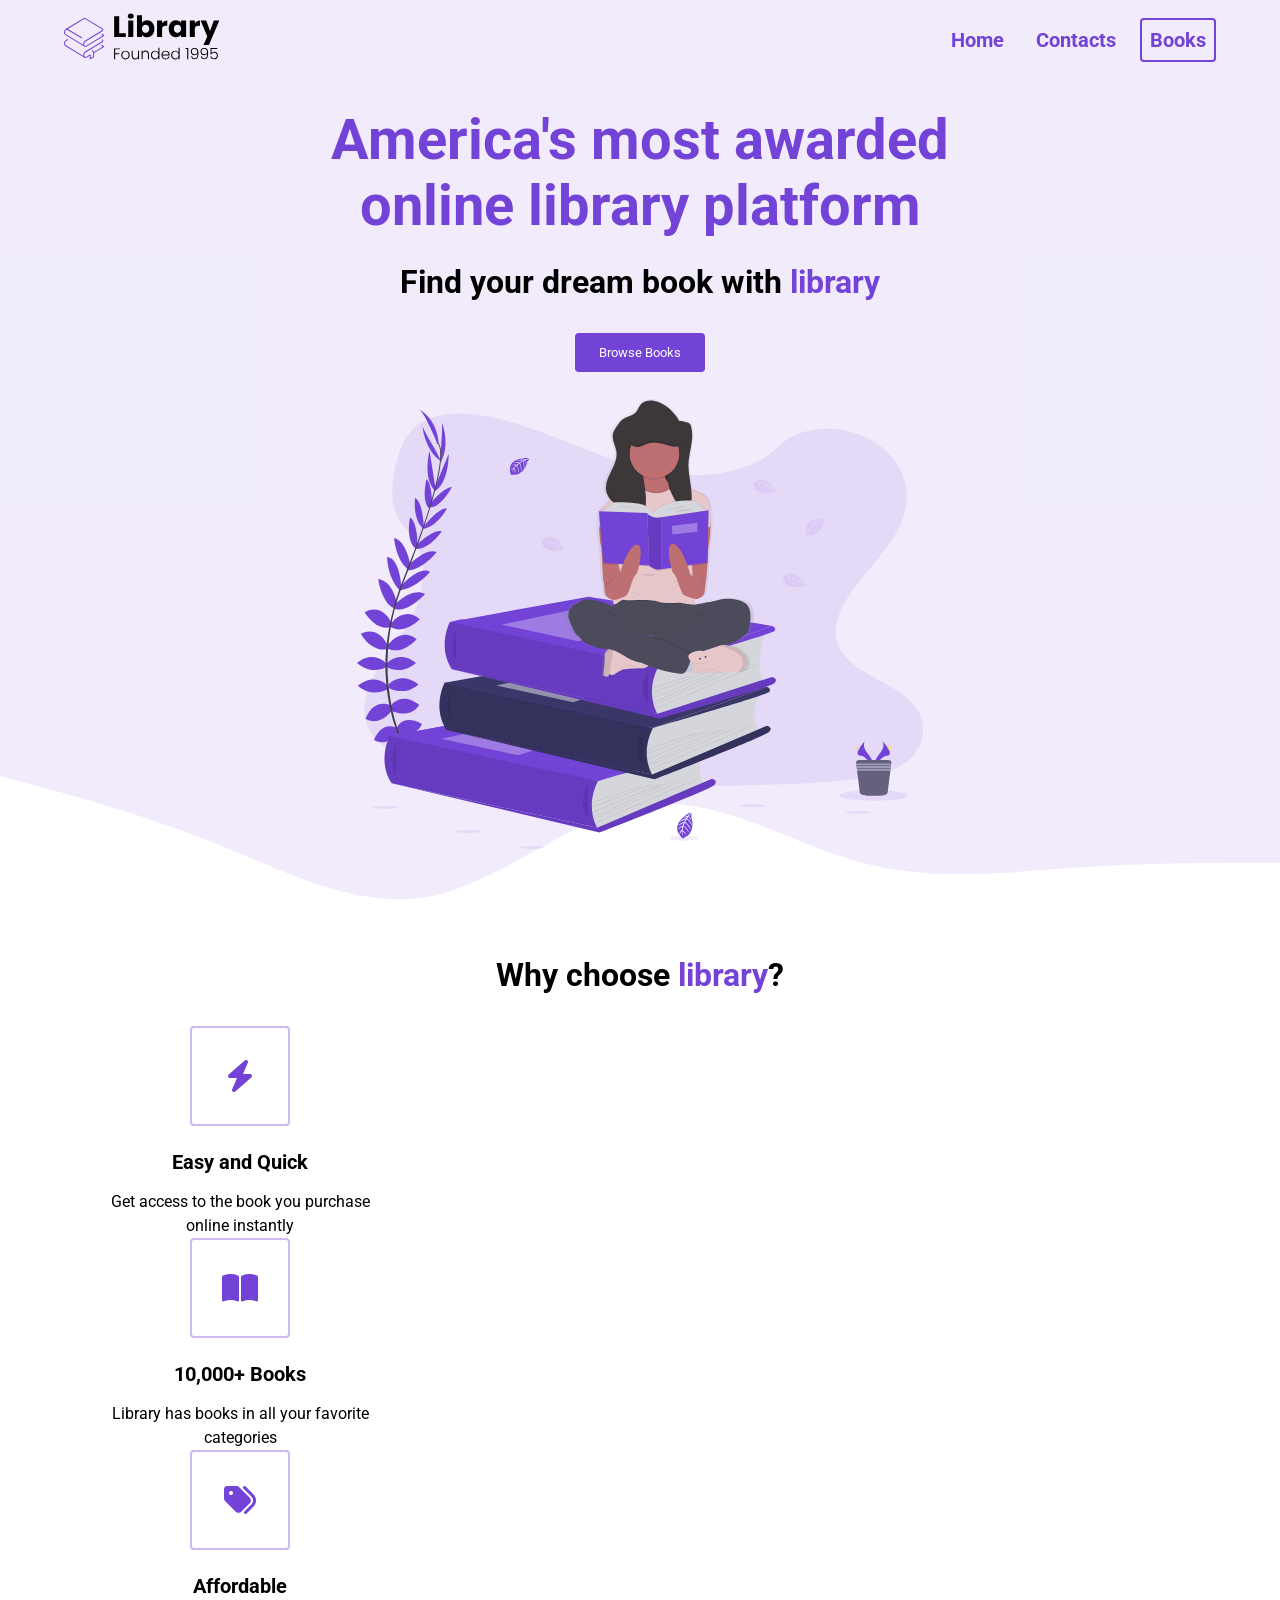
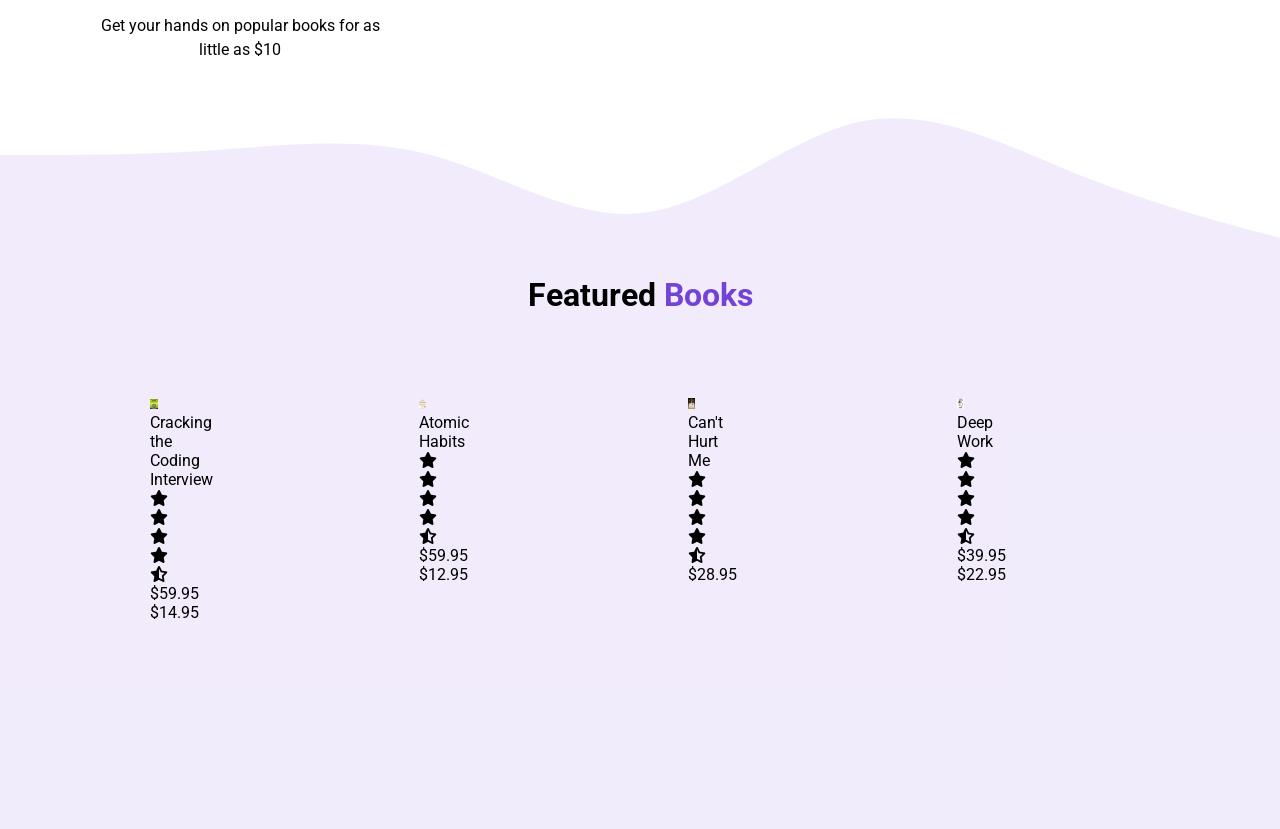
<file: e-commerce/index.html>
<!doctype html>
<html lang="en">
  <head>
    <meta charset="UTF-8" />
    <meta name="viewport" content="width=device-width, initial-scale=1.0" />
    <title>Library</title>
    <link rel="stylesheet" href="styles.css" />
    <link
      rel="stylesheet"
      href="https://cdnjs.cloudflare.com/ajax/libs/font-awesome/6.5.2/css/all.min.css"
      crossorigin="anonymous"
      referrerpolicy="no-referrer"
    />
  </head>
  <body>
    <!-- LANDING -->
    <section id="landing">
      <nav>
        <div class="nav__container">
          <img src="./assets/Library.svg" alt="library logo" class="logo" />
          <ul class="nav__links">
            <li><a href="#" class="nav__link">Home</a></li>
            <li><a href="#" class="nav__link">Contacts</a></li>
            <li>
              <a href="#features" class="nav__link nav__link--primary">Books</a>
            </li>
          </ul>
        </div>
      </nav>
      <header>
        <div class="header__container">
          <div class="header__description">
            <h1>America's most awarded online library platform</h1>
            <h2>
              Find your dream book with <span class="purple">library</span>
            </h2>
            <a href="#features">
              <button class="btn">Browse Books</button>
            </a>
          </div>
          <figure class="header__img--wrapper">
            <img src="./assets/Undraw_Books.svg" alt="" class="" />
          </figure>
        </div>
      </header>
    </section>
    <!-- END LANDING -->

    <!-- MAIN -->
    <main>
      <section id="highlights">
        <div class="container">
          <div class="row">
            <h2 class="section__title">
              Why choose <span class="purple">library</span>?
            </h2>
            <div class="highlight__wrapper">
              <div class="highlight">
                <div class="highlight__img">
                  <i class="fas fa-bolt"></i>
                </div>
                <h3 class="highlight__subtitle">Easy and Quick</h3>
                <p class="highlight__para">
                  Get access to the book you purchase online instantly
                </p>
              </div>

              <div class="highlight">
                <div class="highlight__img">
                  <i class="fas fa-book-open"></i>
                </div>
                <h3 class="highlight__subtitle">10,000+ Books</h3>
                <p class="highlight__para">
                  Library has books in all your favorite categories
                </p>
              </div>

              <div class="highlight">
                <div class="highlight__img">
                  <i class="fas fa-tags"></i>
                </div>
                <h3 class="highlight__subtitle">Affordable</h3>
                <p class="highlight__para">
                  Get your hands on popular books for as little as $10
                </p>
              </div>
            </div>
          </div>
        </div>
      </section>

      <section id="features">
        <div class="container">
          <div class="row">
            <h2 class="section__title">
              Featured <span class="purple">Books</span>
            </h2>
            <div class="books">
            
              <!--Book-->

              <div class="book">
                <div class="book">
                <figure class="book__img--wrapper">
                  <img src="./assets/crack the coding interview.png" alt="" class="book__img">
                </figure>
                <div class="book__title">
                  Cracking the Coding Interview
                </div>
                <div class="book__ratings">
                  <i class="fas fa-star"></i>
                  <i class="fas fa-star"></i>
                  <i class="fas fa-star"></i>
                  <i class="fas fa-star"></i>
                  <i class="fas fa-star-half-alt"></i>
                </div>
                <div class="book__price">
                  <span class="book__price--normal">$59.95</span> $14.95
                </div>
                </div>
              </div>
               <!--Book-->
              <div class="book">
                <div class="book">
                <figure class="book__img--wrapper">
                  <img src="./assets/atomic habits.jpg" alt="" class="book__img">
                </figure>
                <div class="book__title">
                  Atomic Habits
                </div>
                <div class="book__ratings">
                  <i class="fas fa-star"></i>
                  <i class="fas fa-star"></i>
                  <i class="fas fa-star"></i>
                  <i class="fas fa-star"></i>
                  <i class="fas fa-star-half-alt"></i>
                </div>
                <div class="book__price">
                  <span class="book__price--normal">$59.95</span> $12.95
                </div>
                </div>
              </div>
               <!--Book-->
              <div class="book">
                <div class="book">
                <figure class="book__img--wrapper">
                  <img src="./assets/david goggins.jpeg" alt="" class="book__img">
                </figure>
                <div class="book__title">
                  Can't Hurt Me
                </div>
                <div class="book__ratings">
                  <i class="fas fa-star"></i>
                  <i class="fas fa-star"></i>
                  <i class="fas fa-star"></i>
                  <i class="fas fa-star"></i>
                  <i class="fas fa-star-half-alt"></i>
                </div>
                <div class="book__price">
                  $28.95
                </div>
                </div>
              </div>
               <!--Book-->
               <!--Book-->
              <div class="book">
                <div class="book">
                <figure class="book__img--wrapper">
                  <img src="./assets/deep work.jpeg" alt="" class="book__img">
                </figure>
                <div class="book__title">
                  Deep Work
                </div>
                <div class="book__ratings">
                  <i class="fas fa-star"></i>
                  <i class="fas fa-star"></i>
                  <i class="fas fa-star"></i>
                  <i class="fas fa-star"></i>
                  <i class="fas fa-star-half-alt"></i>
                </div>
                <div class="book__price">
                  <span class="book__price--normal">$39.95</span> $22.95
                </div>
                </div>
              </div>
               <!--Book-->
              
              
            </div>
          </div>
        </div>
      </section>

    </main>

    <!-- END MAIN -->
  </body>
</html>
</file>
<file: e-commerce/styles.css>
@import url("https://fonts.googleapis.com/css2?family=Roboto:ital,wght@0,100..900;1,100..900&display=swap");

* {
  padding: 0;
  margin: 0;
  box-sizing: border-box;
  font-family: "Roboto", sans-serif;
}

body {
  max-width: 100vw;
  overflow-x: hidden;
}

p {
  line-height: 1.5;
}

a {
  text-decoration: none;
}

h1 {
  font-size: 56px;
  color: #7342d6;
  margin-bottom: 24px;
  text-align: center;
}

h2 {
  font-size: 32px;
  margin-bottom: 32px;
  text-align: center;
}

img {
  width: 100%;
  height: 100%;
  max-height: 50vh;
}

button {
  cursor: pointer;
}

.btn {
  background-color: #7342d6;
  color: #fff;
  padding: 12px 24px;
  border-radius: 4px;
  border: none;
}

.container {
  padding: 56px 0;
}

.row {
  width: 100%;
  max-width: 1200px;
  margin: 0 auto;
}

nav {
  height: 80px;
  display: flex;
}

.nav__container {
  width: 100%;
  max-width: 1200px;
  padding: 0 24px;
  display: flex;
  justify-content: space-between;
  align-items: center;
  margin: 0 auto;
}

.logo {
  width: 160px;
}

ul {
  display: flex;
}

li {
  list-style: none;
}

.nav__link {
  margin-left: 16px;
  font-size: 20px;
  color: #7342d6;
  font-weight: bold;
  padding: 8px;
}

.nav__link--primary {
  border: 2px solid #7342d6;
  border-radius: 4px;
}

.purple {
  color: #7342d6;
}

#landing {
  background-color: rgba(115, 66, 214, 0.1);
}

header {
  height: calc(100vh - 80px);
}

.header__container {
  padding: 24px;
  width: 100%;
  max-width: 720px;
  margin: 0 auto;
  height: 100%;
  display: flex;
  flex-direction: column;
  justify-content: space-around;
}

.header__description {
  display: flex;
  flex-direction: column;
  align-items: center;
}

.header__img--wrapper {
  padding: 20px;
  z-index: 2;
}

/* 
      
      HIGHLIGHTS
      
      */

#highlights {
  position: relative;
  max-width: 100vw;
}

#highlights:before,
#highlights:after {
  background: url("assets/wave.svg");
  content: "";
  position: absolute;
  left: 0;
  width: 101vw;
  height: 12vw;
  background-size: cover;
  background-repeat: no-repeat;
  z-index: 1;
}

#highlights:before {
  top: 1px;
  transform: translateY(-100%);
}

#highlights:after {
  bottom: 1px;
  transform: translateY(100%) rotate(180deg);
}

.hightlight__wrapper {
  display: flex;
  flex-wrap: wrap;
}

.highlight {
  padding: 0 24px;
  width: calc(100% / 3);
  display: flex;
  align-items: center;
  justify-content: center;
  flex-direction: column;
}
.highlight__img {
  border: 2px solid #7342d65d;
  color: #7342d6;
  width: 100px;
  height: 100px;
  display: flex;
  align-items: center;
  justify-content: center;
  border-radius: 4px;
  font-size: 32px;
  margin-bottom: 24px;
}

.highlight__subtitle {
  font-size: 20px;
  margin-bottom: 16px;
  text-align: center;
}

.highlight__para {
  text-align: center;
  max-width: 280px;
}
      /* 
      
     FEATURES
      
      */

      #features {
        padding: 8vw;
        background-color: rgba(115, 65, 214, 0.1)
      }

      .books {
        display: flex; 
      }

      .book {
        width: 25%;
        padding: 24px;
      }
</file>
